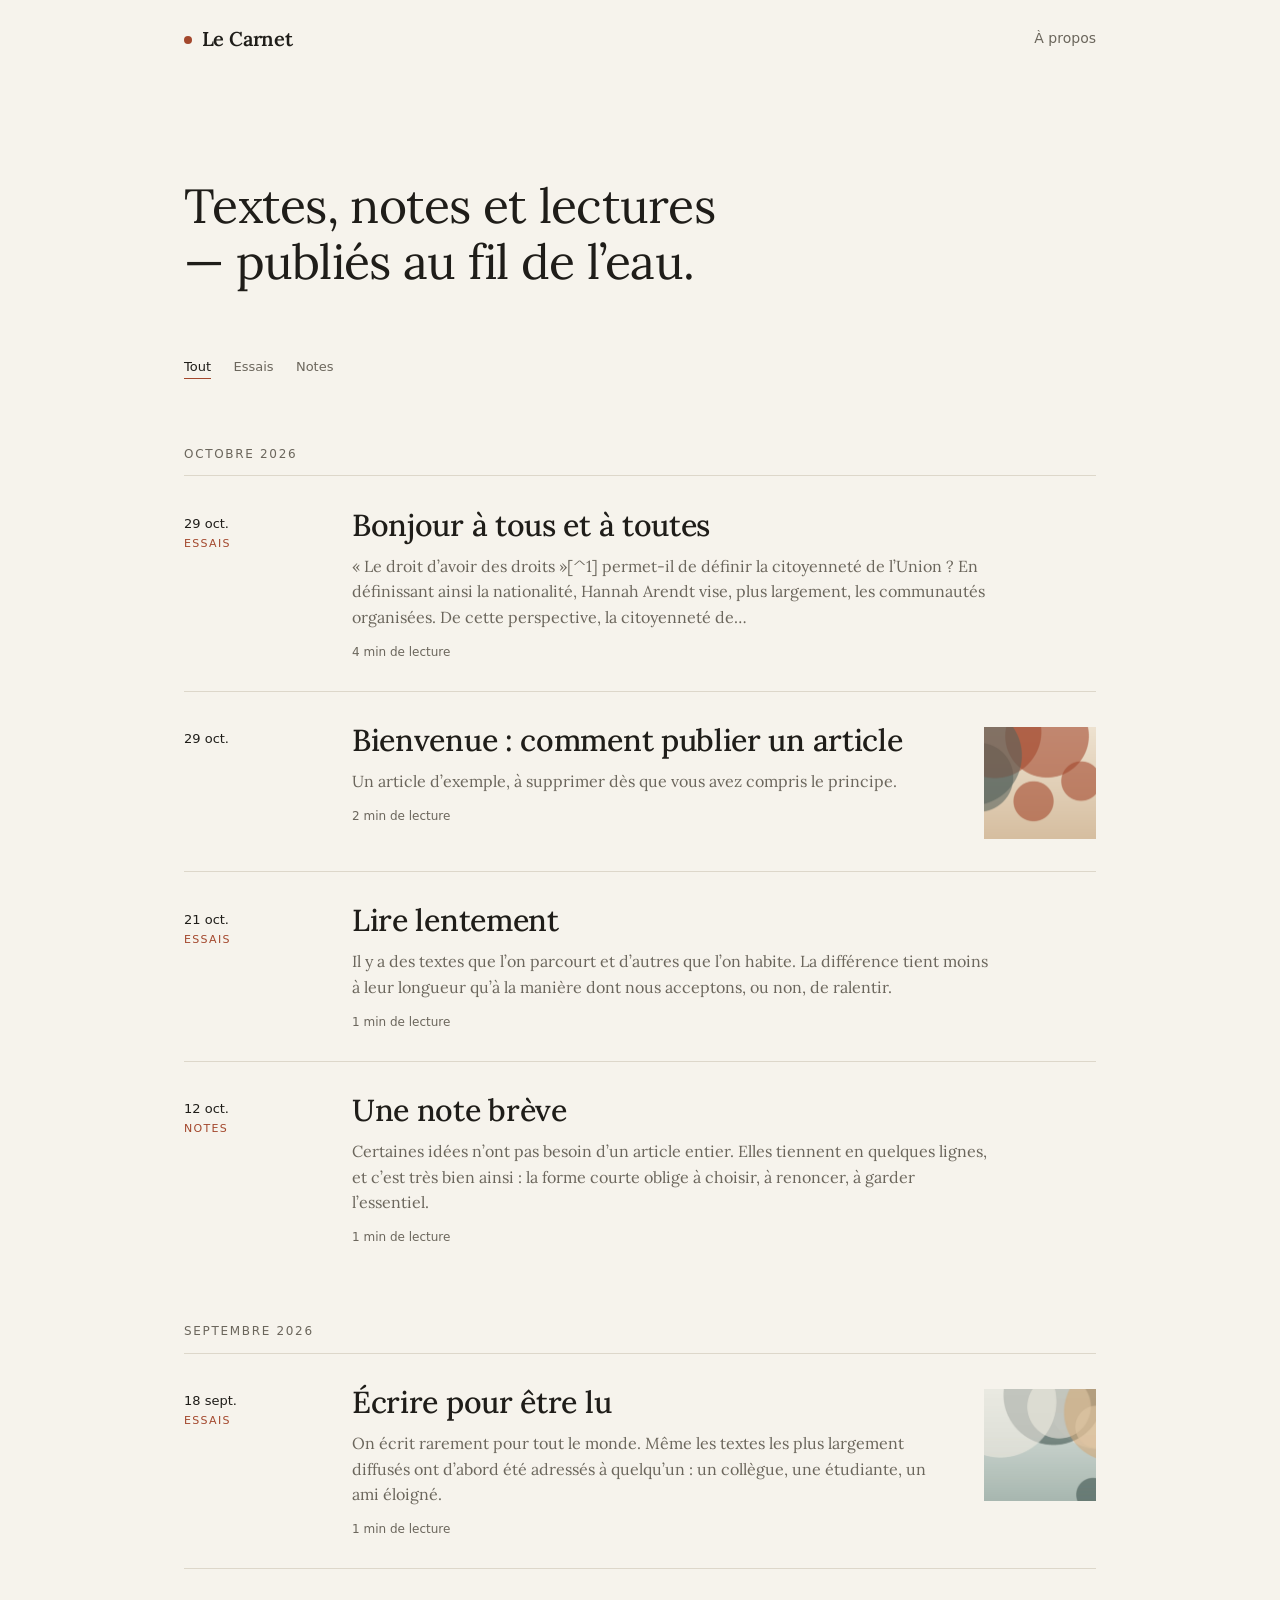
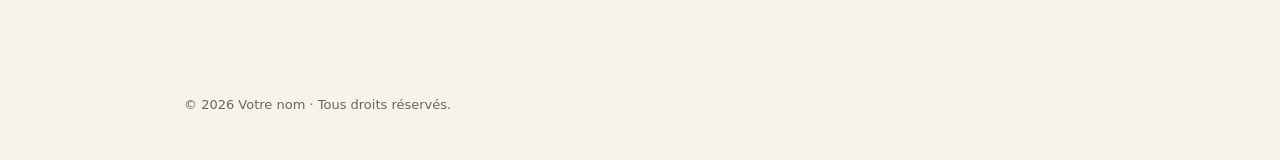
<file: index.html>
<!doctype html>
<html lang="fr">
<head>
<meta charset="utf-8">
<meta name="viewport" content="width=device-width, initial-scale=1">
<title>Le Carnet</title>
<meta name="description" content="">
<meta name="theme-color" content="#f6f3ec" media="(prefers-color-scheme: light)">
<meta name="theme-color" content="#15140f" media="(prefers-color-scheme: dark)">
<link rel="preload" href="assets/fonts/lora-latin.woff" as="font" type="font/woff" crossorigin>
<link rel="stylesheet" href="assets/style.css">
<script src="assets/carnet.js" defer></script>
</head>
<body data-page="home">
<a class="skip" href="#contenu">Aller au contenu</a>
<header class="masthead">
  <a class="wordmark" href="index.html"><span class="dot" aria-hidden="true"></span><span data-site="title">Le Carnet</span></a>
  <nav id="nav" aria-label="Navigation principale"></nav>
</header>
<main id="contenu" class="home"><noscript><p class="empty">Ce site a besoin de JavaScript pour afficher les articles.</p></noscript></main>
<footer class="site-footer"></footer>
</body>
</html>
</file>
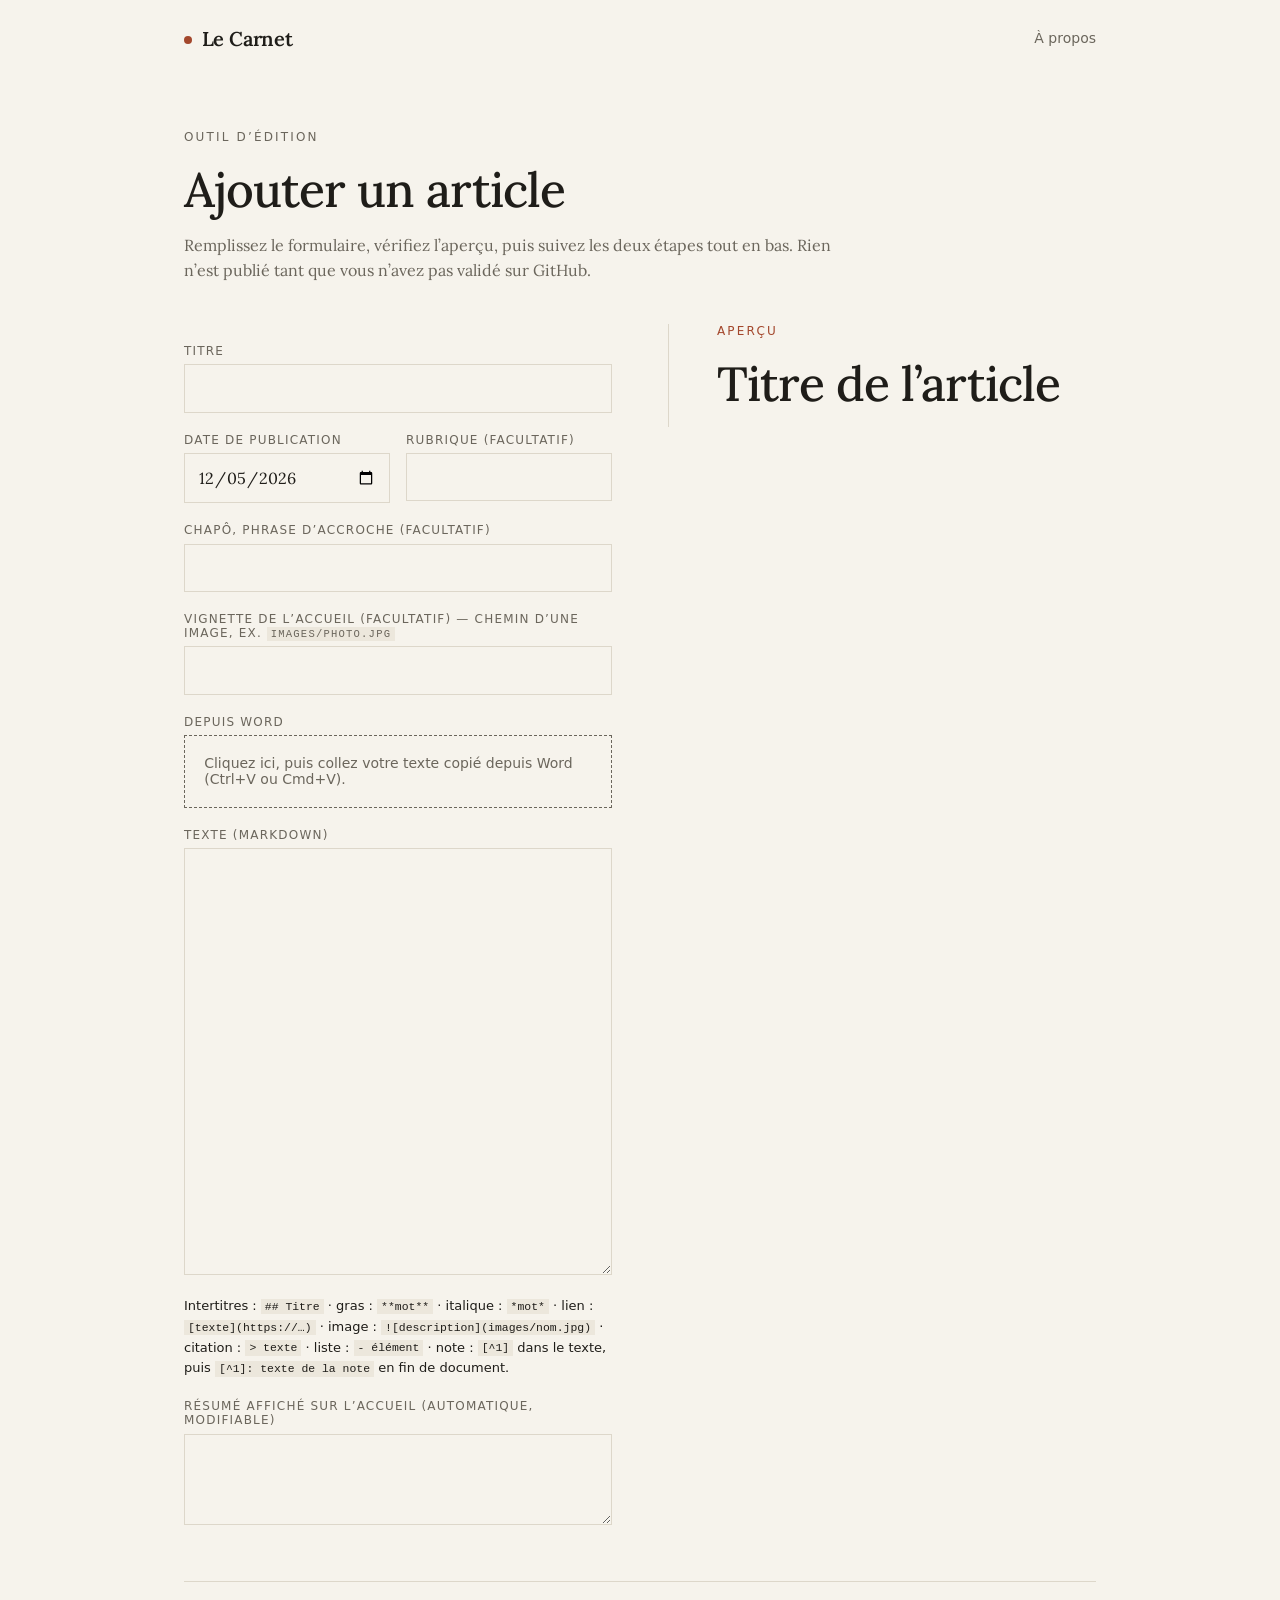
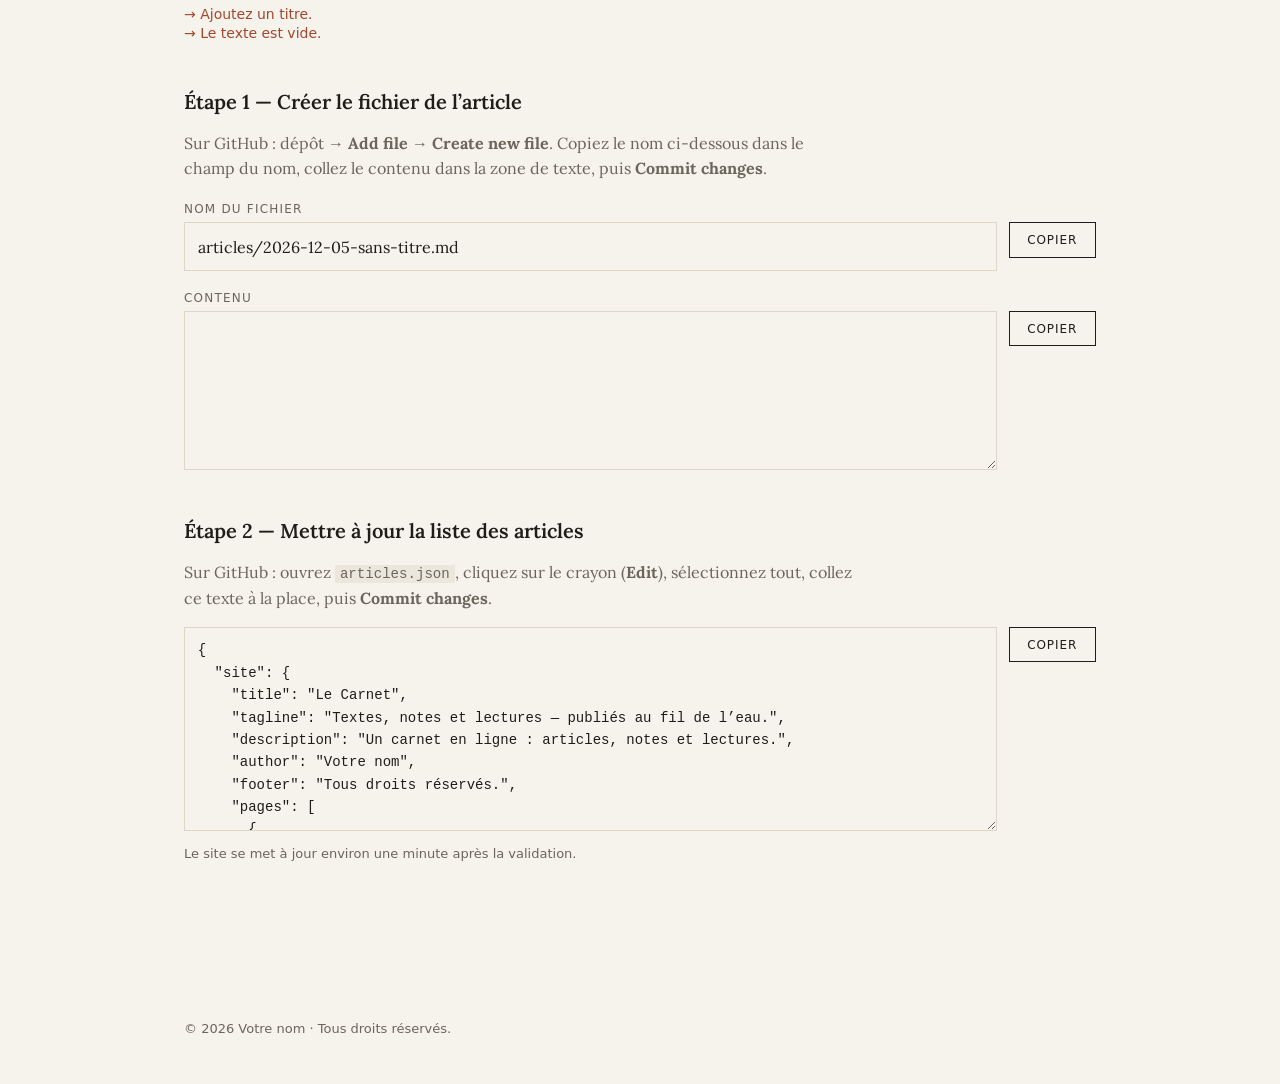
<file: ajouter.html>
<!doctype html>
<html lang="fr">
<head>
<meta charset="utf-8">
<meta name="viewport" content="width=device-width, initial-scale=1">
<meta name="robots" content="noindex">
<title>Ajouter un article</title>
<link rel="stylesheet" href="assets/style.css">
<script src="assets/carnet.js" defer></script>
</head>
<body data-page="add">
<a class="skip" href="#contenu">Aller au contenu</a>
<header class="masthead">
  <a class="wordmark" href="index.html"><span class="dot" aria-hidden="true"></span><span data-site="title">Le Carnet</span></a>
  <nav id="nav" aria-label="Navigation principale"></nav>
</header>

<main id="contenu" class="tool">
  <p class="kicker">Outil d’édition</p>
  <h1>Ajouter un article</h1>
  <p class="hint">Remplissez le formulaire, vérifiez l’aperçu, puis suivez les deux étapes tout en bas.
    Rien n’est publié tant que vous n’avez pas validé sur GitHub.</p>

  <div class="tool-grid">
    <form id="form" onsubmit="return false" autocomplete="off">
      <label for="f-title">Titre</label>
      <input id="f-title" type="text">

      <div class="row2">
        <div><label for="f-date">Date de publication</label><input id="f-date" type="date"></div>
        <div><label for="f-cat">Rubrique (facultatif)</label><input id="f-cat" type="text" list="f-cats"><datalist id="f-cats"></datalist></div>
      </div>

      <label for="f-sub">Chapô, phrase d’accroche (facultatif)</label>
      <input id="f-sub" type="text">

      <label for="f-cover">Vignette de l’accueil (facultatif) — chemin d’une image, ex. <code>images/photo.jpg</code></label>
      <input id="f-cover" type="text">

      <label for="f-paste">Depuis Word</label>
      <div id="f-paste" class="pastebox" tabindex="0" role="textbox" aria-label="Zone de collage">Cliquez ici, puis collez votre texte copié depuis Word (Ctrl+V ou Cmd+V).</div>

      <label for="f-body">Texte (Markdown)</label>
      <textarea id="f-body" rows="18" spellcheck="true"></textarea>
      <p class="small">Intertitres : <code>## Titre</code> · gras : <code>**mot**</code> · italique : <code>*mot*</code> ·
        lien : <code>[texte](https://…)</code> · image : <code>![description](images/nom.jpg)</code> ·
        citation : <code>&gt; texte</code> · liste : <code>- élément</code> ·
        note : <code>[^1]</code> dans le texte, puis <code>[^1]: texte de la note</code> en fin de document.</p>

      <label for="f-exc">Résumé affiché sur l’accueil (automatique, modifiable)</label>
      <textarea id="f-exc" rows="3"></textarea>
    </form>

    <section class="preview-pane" aria-label="Aperçu">
      <p class="kicker">Aperçu</p>
      <div class="prose" id="o-preview"></div>
    </section>
  </div>

  <section class="steps">
    <ul id="o-warn" class="warn"></ul>

    <h2>Étape 1 — Créer le fichier de l’article</h2>
    <p>Sur GitHub : dépôt → <strong>Add file → Create new file</strong>. Copiez le nom ci-dessous dans le champ du nom, collez le contenu dans la zone de texte, puis <strong>Commit changes</strong>.</p>
    <label for="o-name">Nom du fichier</label>
    <div class="copyrow"><input id="o-name" type="text" readonly><button type="button" class="btn" data-copy="o-name">Copier</button></div>
    <label for="o-md">Contenu</label>
    <div class="copyrow"><textarea id="o-md" rows="6" readonly></textarea><button type="button" class="btn" data-copy="o-md">Copier</button></div>

    <h2>Étape 2 — Mettre à jour la liste des articles</h2>
    <p>Sur GitHub : ouvrez <code>articles.json</code>, cliquez sur le crayon (<strong>Edit</strong>), sélectionnez tout, collez ce texte à la place, puis <strong>Commit changes</strong>.</p>
    <div class="copyrow"><textarea id="o-json" rows="8" readonly></textarea><button type="button" class="btn" data-copy="o-json">Copier</button></div>
    <p class="small">Le site se met à jour environ une minute après la validation.</p>
  </section>
</main>
<footer class="site-footer"></footer>
</body>
</html>
</file>
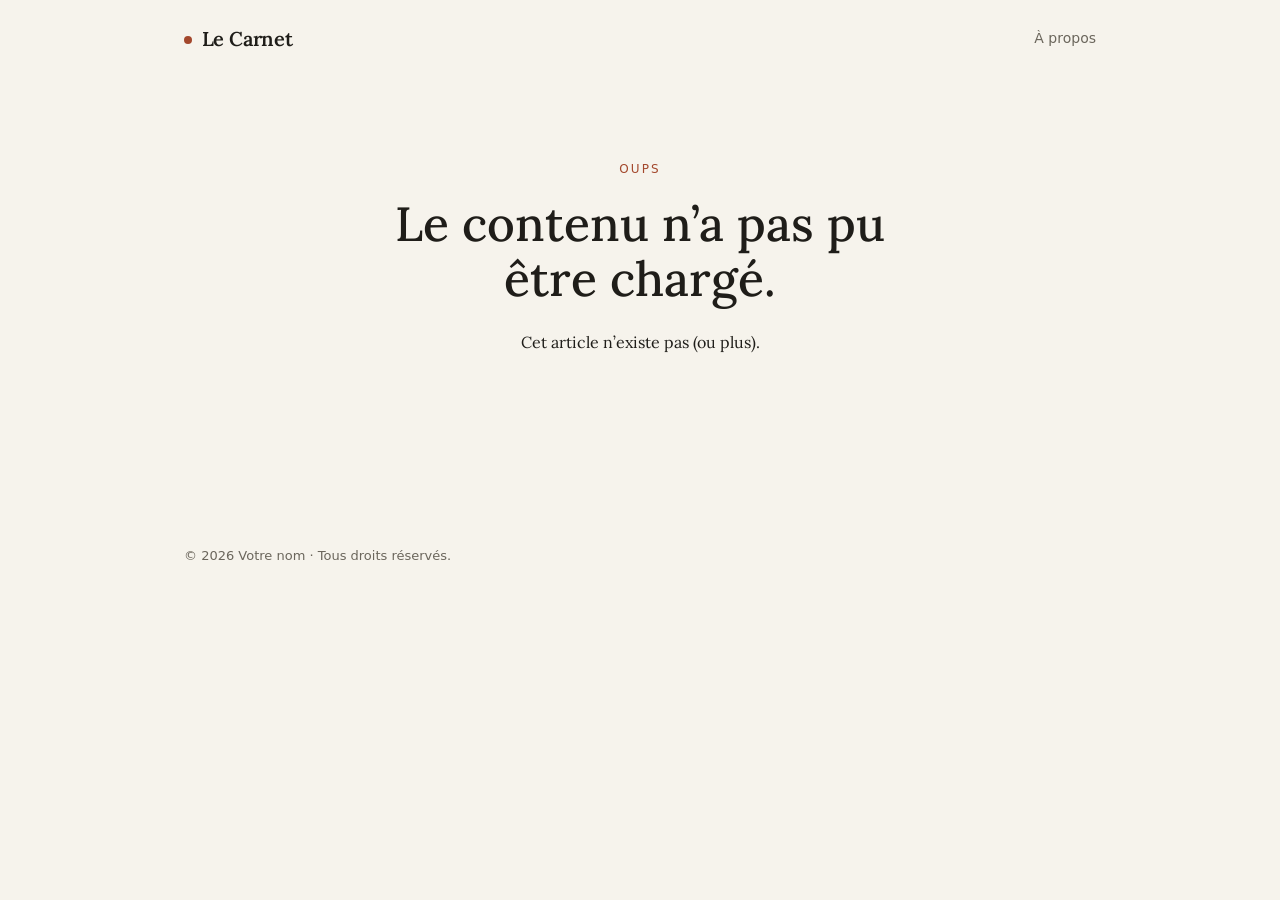
<file: article.html>
<!doctype html>
<html lang="fr">
<head>
<meta charset="utf-8">
<meta name="viewport" content="width=device-width, initial-scale=1">
<title>Le Carnet</title>
<meta name="description" content="">
<meta property="og:type" content="article">
<meta name="theme-color" content="#f6f3ec" media="(prefers-color-scheme: light)">
<meta name="theme-color" content="#15140f" media="(prefers-color-scheme: dark)">
<link rel="preload" href="assets/fonts/lora-latin.woff" as="font" type="font/woff" crossorigin>
<link rel="stylesheet" href="assets/style.css">
<script src="assets/carnet.js" defer></script>
</head>
<body data-page="article">
<a class="skip" href="#contenu">Aller au contenu</a>
<header class="masthead">
  <a class="wordmark" href="index.html"><span class="dot" aria-hidden="true"></span><span data-site="title">Le Carnet</span></a>
  <nav id="nav" aria-label="Navigation principale"></nav>
</header>
<main id="contenu"><noscript><p class="empty">Ce site a besoin de JavaScript pour afficher les articles.</p></noscript></main>
<footer class="site-footer"></footer>
</body>
</html>
</file>
<file: assets/style.css>
/* ==========================================================================
   Le Carnet — feuille de style
   Palette « papier chaud + encre + terre cuite », texte en Lora (SIL OFL).
   Pour changer les couleurs, modifiez uniquement les variables ci-dessous.
   ========================================================================== */

@font-face {
  font-family: "Lora";
  src: url("fonts/lora-latin.woff") format("woff");
  font-weight: 400 700;
  font-style: normal;
  font-display: swap;
}
@font-face {
  font-family: "Lora";
  src: url("fonts/lora-italic-latin.woff") format("woff");
  font-weight: 400 700;
  font-style: italic;
  font-display: swap;
}

:root {
  --bg: #f6f3ec;
  --ink: #1f1d19;
  --muted: #6b665c;
  --line: #ddd7ca;
  --accent: #a3472c;
  --wash: #ece7dc;

  --serif: "Lora", "Iowan Old Style", "Palatino Linotype", Palatino, Georgia, serif;
  --sans: ui-sans-serif, system-ui, -apple-system, "Segoe UI", Roboto, "Helvetica Neue", Arial, sans-serif;

  --gutter: clamp(1.25rem, 4vw, 2.5rem);
  --wide: 62rem;
  --measure: 36rem;
}

@media (prefers-color-scheme: dark) {
  :root {
    --bg: #15140f;
    --ink: #ece7da;
    --muted: #a39d8f;
    --line: #2d2b24;
    --accent: #e39a78;
    --wash: #1e1d17;
  }
}

*, *::before, *::after { box-sizing: border-box; }
html { -webkit-text-size-adjust: 100%; scroll-behavior: smooth; }
body {
  margin: 0;
  background: var(--bg);
  color: var(--ink);
  font: 1rem/1.6 var(--serif);
  -webkit-font-smoothing: antialiased;
  text-rendering: optimizeLegibility;
}
a { color: inherit; }
img { max-width: 100%; height: auto; }
:focus-visible { outline: 2px solid var(--accent); outline-offset: 3px; }
::selection { background: color-mix(in srgb, var(--accent) 28%, transparent); }
[hidden] { display: none !important; }

.skip {
  position: absolute; left: -999px; top: 0; z-index: 100;
  background: var(--ink); color: var(--bg); padding: .6rem 1rem; font: .875rem var(--sans);
}
.skip:focus { left: 0; }

/* ---------- En-tête ---------- */
.masthead {
  display: flex; align-items: baseline; justify-content: space-between; gap: 1.5rem;
  max-width: var(--wide); margin: 0 auto;
  padding: 1.75rem var(--gutter) 0;
}
.wordmark {
  font: 600 1.25rem/1 var(--serif); letter-spacing: -.01em;
  text-decoration: none; display: inline-flex; align-items: center;
}
.wordmark .dot {
  width: .5rem; height: .5rem; border-radius: 50%;
  background: var(--accent); margin-right: .6rem; transform: translateY(1px);
}
.masthead nav { display: flex; gap: 1.5rem; font: .875rem var(--sans); }
.masthead nav a {
  text-decoration: none; color: var(--muted); padding: .15rem 0;
  border-bottom: 1px solid transparent; transition: color .2s, border-color .2s;
}
.masthead nav a:hover, .masthead nav a[aria-current] { color: var(--ink); border-color: var(--accent); }
.masthead nav .rss { font-size: .75rem; letter-spacing: .08em; text-transform: uppercase; }

/* ---------- Accueil ---------- */
main.home { max-width: var(--wide); margin: 0 auto; padding: 0 var(--gutter); }
.intro { padding: clamp(4rem, 12vw, 8rem) 0 clamp(2.5rem, 6vw, 4rem); }
.lede {
  margin: 0; max-width: 24ch;
  font: 400 clamp(1.85rem, 4.6vw, 3rem)/1.18 var(--serif); letter-spacing: -.015em;
  text-wrap: balance;
}

.filters { margin: 0 0 1rem; font: .8125rem var(--sans); }
.chip {
  appearance: none; background: none; border: 0; border-bottom: 1px solid transparent;
  padding: .25rem 0; margin: 0 1.4rem .25rem 0; font: inherit; color: var(--muted); cursor: pointer;
  transition: color .2s, border-color .2s;
}
.chip:hover { color: var(--ink); }
.chip[aria-pressed="true"] { color: var(--ink); border-color: var(--accent); }

.feed { list-style: none; margin: 0; padding: 0; }
.month {
  padding: 3rem 0 .9rem; font: .75rem var(--sans); letter-spacing: .14em;
  text-transform: uppercase; color: var(--muted);
}
.entry { border-top: 1px solid var(--line); }
.entry > a {
  display: grid; grid-template-columns: 8.5rem minmax(0, 1fr) auto; gap: 0 2rem;
  padding: 1.9rem 0 2rem; text-decoration: none;
}
.entry .meta { font: .8125rem/1.5 var(--sans); color: var(--muted); padding-top: .45rem; }
.entry .meta time { display: block; color: var(--ink); }
.entry .cat { display: block; margin-top: .15rem; font-size: .6875rem; letter-spacing: .12em; text-transform: uppercase; color: var(--accent); }
.entry h2 {
  margin: 0; font: 500 clamp(1.4rem, 2.6vw, 1.9rem)/1.2 var(--serif); letter-spacing: -.01em;
  text-wrap: balance;
  text-decoration: underline; text-decoration-thickness: 1px; text-underline-offset: .22em;
  text-decoration-color: transparent; transition: text-decoration-color .25s;
}
.entry > a:hover h2, .entry > a:focus-visible h2 { text-decoration-color: var(--accent); }
.entry p { margin: .65rem 0 0; max-width: 40rem; color: var(--muted); font-size: 1rem; line-height: 1.6; }
.entry .read { display: block; margin-top: .9rem; font: .75rem var(--sans); color: var(--muted); }
.thumb { width: 7rem; height: 7rem; object-fit: cover; background: var(--wash); margin-top: .3rem; }
.entry:last-child { border-bottom: 1px solid var(--line); }
.empty { color: var(--muted); padding: 2rem 0; }

.reveal:not(.in) { opacity: 0; transform: translateY(10px); }
.reveal { transition: opacity .7s ease, transform .7s ease; }

/* ---------- Article ---------- */
.progress {
  position: fixed; inset: 0 0 auto 0; height: 2px; z-index: 50; background: var(--accent);
  transform-origin: 0 50%; transform: scaleX(var(--p, 0));
}
.article { padding: 0 var(--gutter); }
.a-head { max-width: 44rem; margin: 0 auto; padding-top: clamp(3rem, 9vw, 5.5rem); text-align: center; }
.back-row { max-width: var(--wide); margin: 0 auto; padding: clamp(2.5rem, 7vw, 4.5rem) var(--gutter) 0; }
.back { font: .8125rem var(--sans); color: var(--muted); text-decoration: none; }
.back:hover { color: var(--ink); }
.kicker { margin: 0 0 1.25rem; font: .75rem var(--sans); letter-spacing: .18em; text-transform: uppercase; color: var(--accent); }
.a-head h1 {
  margin: 0; font: 500 clamp(2.15rem, 6vw, 3.6rem)/1.1 var(--serif); letter-spacing: -.02em; text-wrap: balance;
}
.standfirst {
  margin: 1.5rem auto 0; max-width: 34rem; color: var(--muted);
  font: italic 400 clamp(1.1rem, 2.4vw, 1.3rem)/1.5 var(--serif);
}
.byline { margin: 1.75rem 0 0; font: .8125rem var(--sans); color: var(--muted); }
.rule { display: block; width: 2.5rem; height: 1px; background: var(--accent); margin: 2.5rem auto 3.25rem; }

.prose {
  max-width: var(--measure); margin: 0 auto;
  font-size: clamp(1.0625rem, 2.2vw, 1.1875rem); line-height: 1.75;
  hyphens: auto; -webkit-hyphens: auto; overflow-wrap: break-word;
}
.prose > :first-child { margin-top: 0; }
.prose p { margin: 0 0 1.3em; text-wrap: pretty; }
.prose a { color: var(--accent); text-underline-offset: .18em; text-decoration-thickness: 1px; }
.prose a:hover { text-decoration-thickness: 2px; }
.prose h2 { margin: 2.6em 0 .7em; font: 600 clamp(1.4rem, 3vw, 1.65rem)/1.28 var(--serif); letter-spacing: -.01em; text-wrap: balance; hyphens: manual; }
.prose h3 { margin: 2.1em 0 .6em; font: 600 1.2rem/1.35 var(--serif); text-wrap: balance; hyphens: manual; }
.prose h4, .prose h5, .prose h6 {
  margin: 2em 0 .6em; font: 600 .75rem/1.4 var(--sans); letter-spacing: .14em; text-transform: uppercase; color: var(--muted);
}
.prose ul, .prose ol { margin: 0 0 1.3em; padding-left: 1.4em; }
.prose li { margin: .35em 0; padding-left: .2em; }
.prose li > p { margin: 0; }
.prose li > p + p { margin-top: .6em; }
.prose blockquote {
  margin: 2.1em 0; padding: 0 0 0 1.4rem; border-left: 2px solid var(--accent);
  font-style: italic; color: color-mix(in srgb, var(--ink) 88%, var(--bg));
}
.prose blockquote p:last-child { margin-bottom: 0; }
.prose hr { border: 0; height: 1px; background: var(--line); margin: 3em auto; width: 4rem; }
.prose img { display: block; margin: 2.2em auto; }
.prose figure { margin: 2.2em 0; }
.prose figure img { margin: 0 auto; }
.prose figcaption { margin-top: .8rem; font: .8125rem/1.5 var(--sans); color: var(--muted); text-align: center; }
.prose table { width: 100%; border-collapse: collapse; margin: 2em 0; font: .9375rem/1.5 var(--sans); }
.prose th, .prose td { padding: .6rem .75rem; border-bottom: 1px solid var(--line); text-align: left; vertical-align: top; }
.prose th { font-weight: 600; border-bottom-color: var(--ink); }
.prose code { font: .88em ui-monospace, "SF Mono", Menlo, Consolas, monospace; background: var(--wash); padding: .1em .35em; }
.prose pre { background: var(--wash); padding: 1rem 1.2rem; overflow-x: auto; font-size: .85rem; line-height: 1.6; }
.prose pre code { background: none; padding: 0; }

/* Notes de bas de page */
.prose sup { font-size: .7em; line-height: 0; }
.prose a.footnote-ref { text-decoration: none; padding: 0 .1em; }
.footnotes {
  margin-top: 4rem; padding-top: 1.4rem; border-top: 1px solid var(--line);
  font-size: .9375rem; line-height: 1.6; color: var(--muted);
}
.footnotes .notes-title { margin: 0 0 1rem; font: 600 .75rem var(--sans); letter-spacing: .16em; text-transform: uppercase; color: var(--muted); }
.footnotes ol { padding-left: 1.5em; margin: 0; }
.footnotes li { margin: 0 0 .7em; }
.footnotes p { margin: 0; }
.footnotes a.footnote-back { text-decoration: none; margin-left: .3em; }
.footnotes li:target { color: var(--ink); }

/* Navigation entre articles */
.pager {
  max-width: calc(var(--measure) + 2 * var(--gutter)); margin: clamp(4rem, 10vw, 6rem) auto 0; padding: 0 var(--gutter);
  display: grid; grid-template-columns: 1fr 1fr; gap: 2rem;
}
.pager a { text-decoration: none; padding-top: 1.2rem; border-top: 1px solid var(--line); transition: border-color .2s; }
.pager a:hover { border-color: var(--accent); }
.pager .lbl { display: block; font: .75rem var(--sans); color: var(--muted); margin-bottom: .35rem; }
.pager strong { font: 500 1.1rem/1.3 var(--serif); }
.pager .next { grid-column: 2; text-align: right; }
.pager .prev { grid-column: 1; }

/* Page 404 */
.notfound { max-width: 40rem; margin: 0 auto; padding: 7rem var(--gutter) 3rem; text-align: center; }
.notfound h1 { font: 500 clamp(2rem, 6vw, 3rem)/1.15 var(--serif); margin: 0 0 1.5rem; }

/* Pied de page */
.site-footer { max-width: var(--wide); margin: clamp(5rem, 12vw, 8rem) auto 0; padding: 0 var(--gutter) 3rem; font: .8125rem var(--sans); color: var(--muted); }
.site-footer p { margin: 0; }

/* ---------- Petits écrans ---------- */
@media (max-width: 720px) {
  .masthead { padding-top: 1.25rem; }
  .entry > a { grid-template-columns: minmax(0, 1fr) auto; gap: .5rem 1.1rem; padding: 1.5rem 0; }
  .entry .meta { grid-column: 1 / -1; display: flex; gap: .85rem; align-items: baseline; padding: 0; }
  .entry .cat { margin: 0; }
  .thumb { width: 4.5rem; height: 4.5rem; grid-row: 2; grid-column: 2; margin: .2rem 0 0; }
  .entry .txt { grid-row: 2; }
  .pager { grid-template-columns: 1fr; gap: 1.5rem; }
  .pager .next { grid-column: 1; text-align: left; }
}

@media (prefers-reduced-motion: reduce) {
  html { scroll-behavior: auto; }
  .reveal { transition: none; }
}

/* ---------- Impression ---------- */
@media print {
  :root { --bg: #fff; --ink: #000; --muted: #444; --line: #bbb; --accent: #000; }
  .masthead, .progress, .pager, .site-footer, .back, .filters, .skip { display: none !important; }
  .a-head { padding-top: 0; }
  .prose { font-size: 11.5pt; max-width: none; }
  .prose a { text-decoration: none; }
}

/* ---------- Outil « ajouter un article » ---------- */
.tool { max-width: var(--wide); margin: 0 auto; padding: clamp(3rem, 8vw, 5rem) var(--gutter) 0; }
.tool h1 { font: 500 clamp(2rem, 5vw, 3rem)/1.1 var(--serif); letter-spacing: -.02em; margin: 0 0 1rem; }
.tool h2 { font: 600 1.25rem/1.3 var(--serif); margin: 3rem 0 .5rem; }
.tool > p, .steps > p { max-width: 42rem; color: var(--muted); }
.tool .prose p { color: var(--ink); }
.tool .small { font: .8125rem/1.6 var(--sans); }
.tool-grid { display: grid; grid-template-columns: minmax(0, 1fr) minmax(0, 1fr); gap: 3.5rem; margin-top: 2.5rem; align-items: start; }
@media (max-width: 900px) { .tool-grid { grid-template-columns: minmax(0, 1fr); gap: 2.5rem; } }
.tool label { display: block; margin: 1.25rem 0 .4rem; font: .75rem var(--sans); letter-spacing: .1em; text-transform: uppercase; color: var(--muted); }
.tool input[type=text], .tool input[type=date], .tool textarea {
  width: 100%; padding: .7rem .8rem; background: transparent; color: var(--ink);
  border: 1px solid var(--line); border-radius: 0; font: 1rem/1.5 var(--serif);
}
.tool textarea { resize: vertical; font-family: ui-monospace, "SF Mono", Menlo, Consolas, monospace; font-size: .875rem; line-height: 1.6; }
.tool input:focus, .tool textarea:focus, .pastebox:focus { outline: none; border-color: var(--ink); }
.row2 { display: grid; grid-template-columns: 1fr 1fr; gap: 1rem; }
.pastebox { border: 1px dashed var(--muted); padding: 1.2rem; font: .875rem var(--sans); color: var(--muted); cursor: text; }
.preview-pane { border-left: 1px solid var(--line); padding-left: 3rem; min-width: 0; }
@media (max-width: 900px) { .preview-pane { border: 0; padding: 0; } }
.preview-pane .prose { margin: 1rem 0 0; font-size: 1.0625rem; max-width: none; }
.pv-title { font: 500 2rem/1.15 var(--serif); letter-spacing: -.015em; margin: 0 0 1rem; }
.steps { margin-top: 3rem; padding-bottom: 1rem; border-top: 1px solid var(--line); }
.copyrow { display: flex; gap: .75rem; align-items: flex-start; }
.copyrow > input, .copyrow > textarea { flex: 1; min-width: 0; }
.btn {
  appearance: none; background: transparent; color: var(--ink); border: 1px solid var(--ink); cursor: pointer;
  padding: .6rem 1.1rem; font: .75rem var(--sans); letter-spacing: .08em; text-transform: uppercase; transition: background .2s, color .2s;
}
.btn:hover { background: var(--ink); color: var(--bg); }
.warn { list-style: none; margin: 1.5rem 0 0; padding: 0; font: .875rem var(--sans); color: var(--accent); }
.warn li { margin: .2rem 0; }
.warn li::before { content: "→ "; }
code { font: .88em ui-monospace, "SF Mono", Menlo, Consolas, monospace; background: var(--wash); padding: .1em .35em; }
</file>
